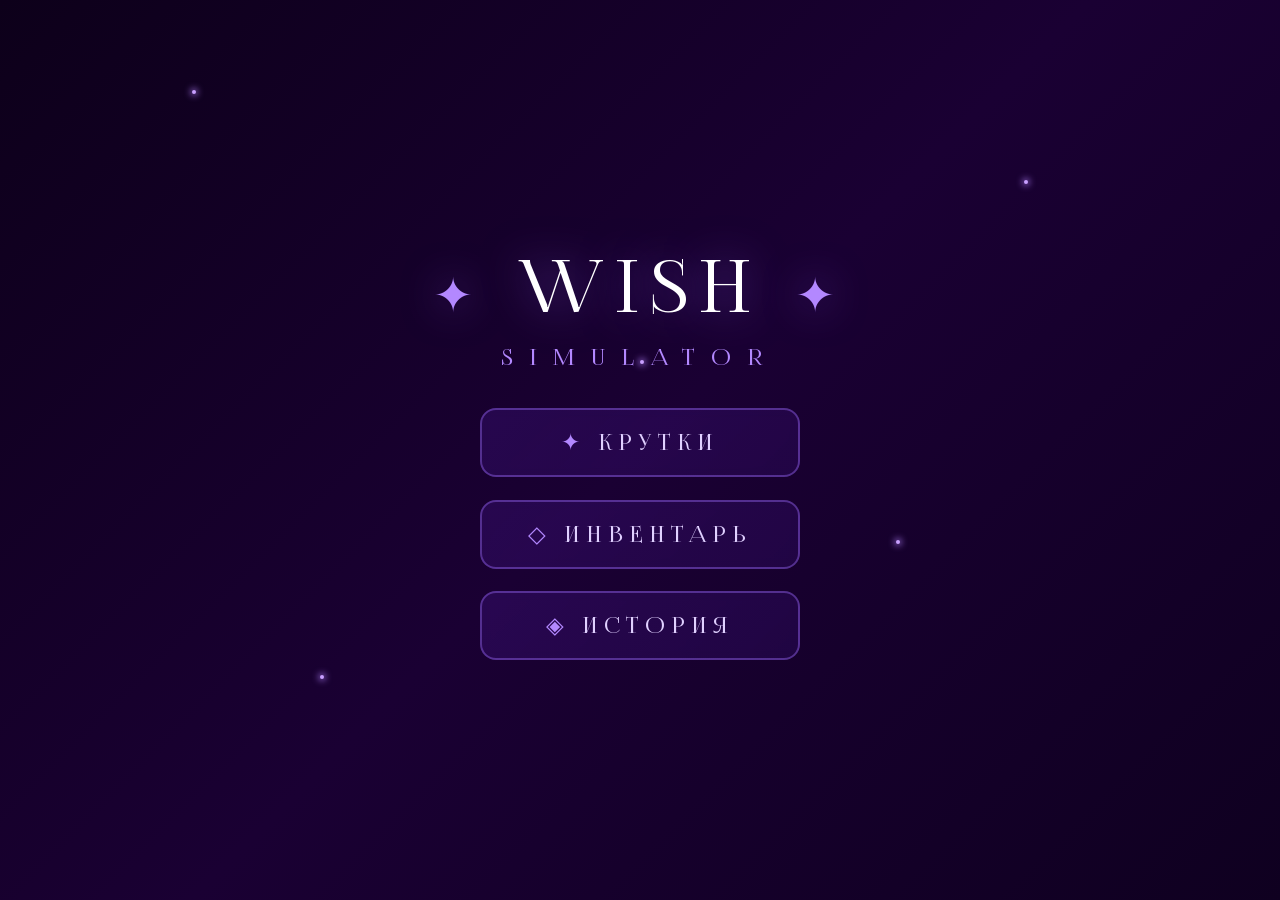
<file: index.html>
<!DOCTYPE html>
<html lang="ru">
<head>
    <meta charset="UTF-8">
    <meta name="viewport" content="width=device-width, initial-scale=1.0, maximum-scale=1.0, user-scalable=no">
    <title>Wish Simulator</title>
    <link rel="stylesheet" href="css/style.css">
    <script src="js/rotate.js"></script>
</head>
<body>
    <div class="stars-container">
        <span class="star" style="top: 10%; left: 15%;"></span>
        <span class="star" style="top: 20%; left: 80%; animation-delay: 0.5s;"></span>
        <span class="star" style="top: 60%; left: 70%; animation-delay: 1s;"></span>
        <span class="star" style="top: 75%; left: 25%; animation-delay: 1.5s;"></span>
        <span class="star" style="top: 40%; left: 50%; animation-delay: 2s;"></span>
    </div>

    <main class="main-menu">
        <div class="title-block">
            <h1 class="title">
                <span class="title-icon">✦</span> WISH <span class="title-icon">✦</span>
            </h1>
            <p class="subtitle">SIMULATOR</p>
        </div>

        <div class="menu-buttons">
            <a href="wish.html" class="menu-btn">
                <span class="btn-icon">✦</span>
                КРУТКИ
            </a>
            <a href="inventory.html" class="menu-btn">
                <span class="btn-icon">◇</span>
                ИНВЕНТАРЬ
            </a>      
            <a href="history.html" class="menu-btn">
                <span class="btn-icon">◈</span>
                ИСТОРИЯ
            </a>
            
        </div>

       
    </main>

    
</body>
</html>
</file>
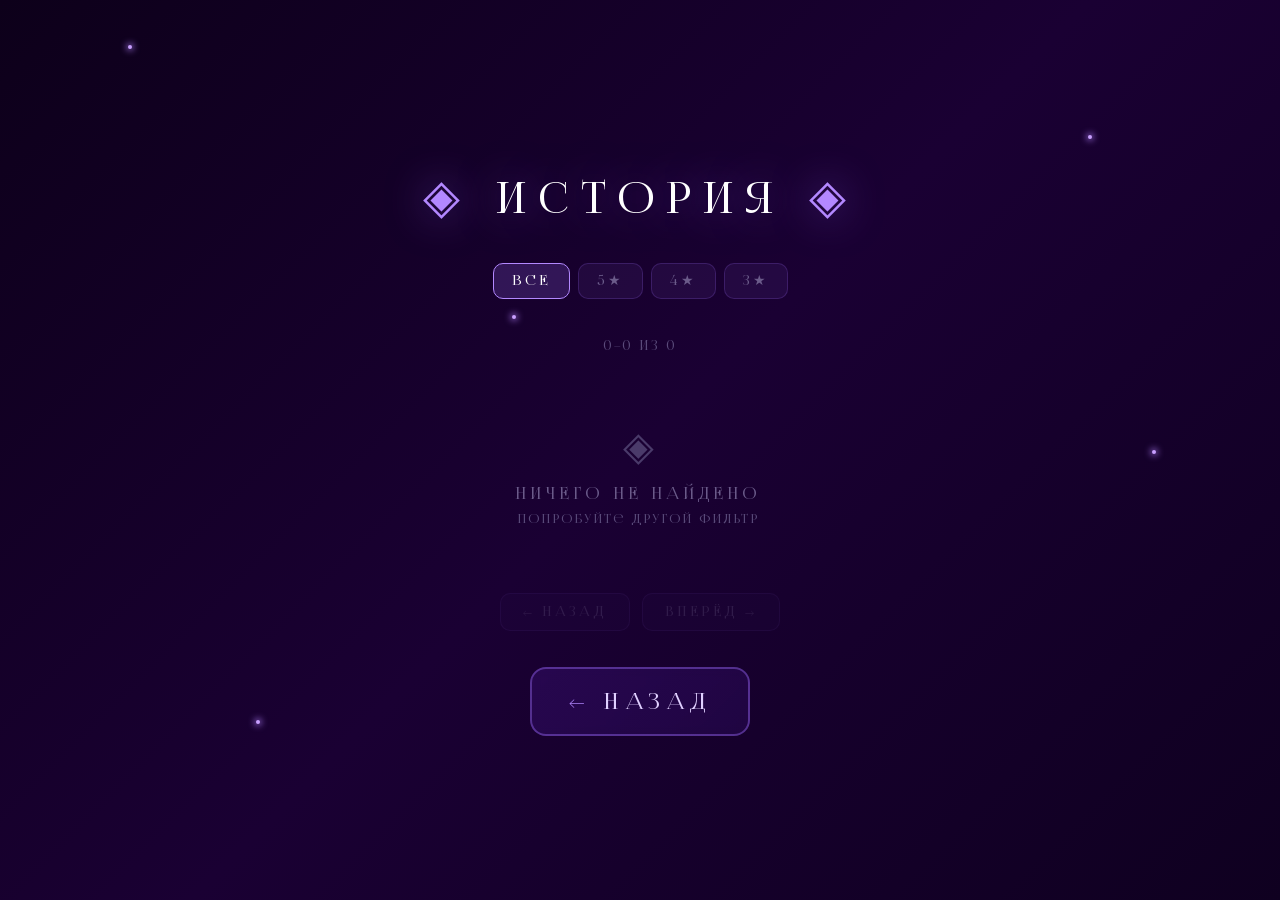
<file: history.html>
<!DOCTYPE html>
<html lang="ru">
<head>
    <meta charset="UTF-8">
    <meta name="viewport" content="width=device-width, initial-scale=1.0, maximum-scale=1.0, user-scalable=no">
    <title>История — Wish Simulator</title>
    <link rel="stylesheet" href="css/style.css">
</head>
<body>
    <div class="stars-container">
        <span class="star" style="top: 5%; left: 10%;"></span>
        <span class="star" style="top: 15%; left: 85%; animation-delay: 0.7s;"></span>
        <span class="star" style="top: 50%; left: 90%; animation-delay: 1.2s;"></span>
        <span class="star" style="top: 80%; left: 20%; animation-delay: 1.8s;"></span>
        <span class="star" style="top: 35%; left: 40%; animation-delay: 2.2s;"></span>
    </div>

    <main class="main-menu">
        <div class="title-block">
            <h1 class="title" style="font-size: clamp(28px, 5vh, 42px);">
                <span class="title-icon">◈</span> ИСТОРИЯ <span class="title-icon">◈</span>
            </h1>
        </div>

        <!-- Фильтры -->
        <div class="history-filters">
            <button class="filter-btn active" data-filter="all">ВСЕ</button>
            <button class="filter-btn" data-filter="5">5★</button>
            <button class="filter-btn" data-filter="4">4★</button>
            <button class="filter-btn" data-filter="3">3★</button>
        </div>

        <!-- Пагинация -->
        <div class="history-pagination" id="pagination">
            <span class="page-info" id="pageInfo">1–0 из 0</span>
        </div>

        <!-- Список истории -->
        <div class="history-list" id="historyList">
            <div class="empty-state">
                <span class="empty-icon">◈</span>
                <p>ИСТОРИЯ ПУСТА</p>
                <p class="empty-hint">Сделайте крутку на странице круток</p>
            </div>
        </div>

        <!-- Управление пагинацией -->
        <div class="history-nav">
            <button class="page-nav-btn" id="prevPage" disabled>← НАЗАД</button>
            <button class="page-nav-btn" id="nextPage" disabled>ВПЕРЁД →</button>
        </div>

        <a href="index.html" class="menu-btn" style="width: min(220px, 60vw); margin-top: 0;">
            <span class="btn-icon">←</span>
            НАЗАД
        </a>
    </main>

    <script src="js/storage.js"></script>
    <script>
        (function() {
            const historyList = document.getElementById('historyList');
            const pageInfo = document.getElementById('pageInfo');
            const prevBtn = document.getElementById('prevPage');
            const nextBtn = document.getElementById('nextPage');
            const filterBtns = document.querySelectorAll('.filter-btn');

            const PER_PAGE = 20;
            let currentPage = 1;
            let currentFilter = 'all';

            function renderHistory() {
                let history = Storage.getHistory();
                
                // Фильтр
                if (currentFilter !== 'all') {
                    history = history.filter(item => item.rarity === parseInt(currentFilter));
                }

                // Пагинация
                const totalItems = history.length;
                const totalPages = Math.ceil(totalItems / PER_PAGE) || 1;
                if (currentPage > totalPages) currentPage = totalPages;

                const start = (currentPage - 1) * PER_PAGE;
                const end = start + PER_PAGE;
                const pageItems = history.slice().reverse().slice(start, end);

                // Обновляем информацию
                const showing = pageItems.length > 0 ? `${start + 1}–${start + pageItems.length}` : '0–0';
                pageInfo.textContent = `${showing} из ${totalItems}`;

                // Кнопки пагинации
                prevBtn.disabled = currentPage <= 1;
                nextBtn.disabled = currentPage >= totalPages;

                // Рендер списка
                if (pageItems.length === 0) {
                    historyList.innerHTML = `
                        <div class="empty-state">
                            <span class="empty-icon">◈</span>
                            <p>НИЧЕГО НЕ НАЙДЕНО</p>
                            <p class="empty-hint">Попробуйте другой фильтр</p>
                        </div>
                    `;
                    return;
                }

                historyList.innerHTML = pageItems.map((item, index) => {
                    const date = new Date(item.date);
                    const dateStr = date.toLocaleDateString('ru-RU', {
                        day: '2-digit',
                        month: '2-digit',
                        year: '2-digit'
                    });
                    const timeStr = date.toLocaleTimeString('ru-RU', {
                        hour: '2-digit',
                        minute: '2-digit'
                    });

                    let rarityClass = 'h-rarity-3';
                    if (item.rarity === 5) rarityClass = 'h-rarity-5';
                    else if (item.rarity === 4) rarityClass = 'h-rarity-4';

                    return `
                        <div class="history-item ${rarityClass}">
                            <div class="history-number">#${totalItems - start - index}</div>
                            <div class="history-square ${rarityClass}">
                                <span>?</span>
                            </div>
                            <div class="history-info">
                                <p class="history-name">${item.name}</p>
                                <p class="history-stars">${'★'.repeat(item.rarity)}</p>
                            </div>
                            <div class="history-date">
                                <span>${dateStr}</span>
                                <span>${timeStr}</span>
                            </div>
                        </div>
                    `;
                }).join('');
            }

            // Фильтры
            filterBtns.forEach(btn => {
                btn.addEventListener('click', function() {
                    filterBtns.forEach(b => b.classList.remove('active'));
                    this.classList.add('active');
                    currentFilter = this.dataset.filter;
                    currentPage = 1;
                    renderHistory();
                });
            });

            // Пагинация
            prevBtn.addEventListener('click', function() {
                if (currentPage > 1) {
                    currentPage--;
                    renderHistory();
                }
            });

            nextBtn.addEventListener('click', function() {
                const totalItems = currentFilter === 'all' 
                    ? Storage.getHistory().length 
                    : Storage.getHistory().filter(i => i.rarity === parseInt(currentFilter)).length;
                const totalPages = Math.ceil(totalItems / PER_PAGE) || 1;
                if (currentPage < totalPages) {
                    currentPage++;
                    renderHistory();
                }
            });

            renderHistory();
        })();
    </script>
</body>
</html>
</file>
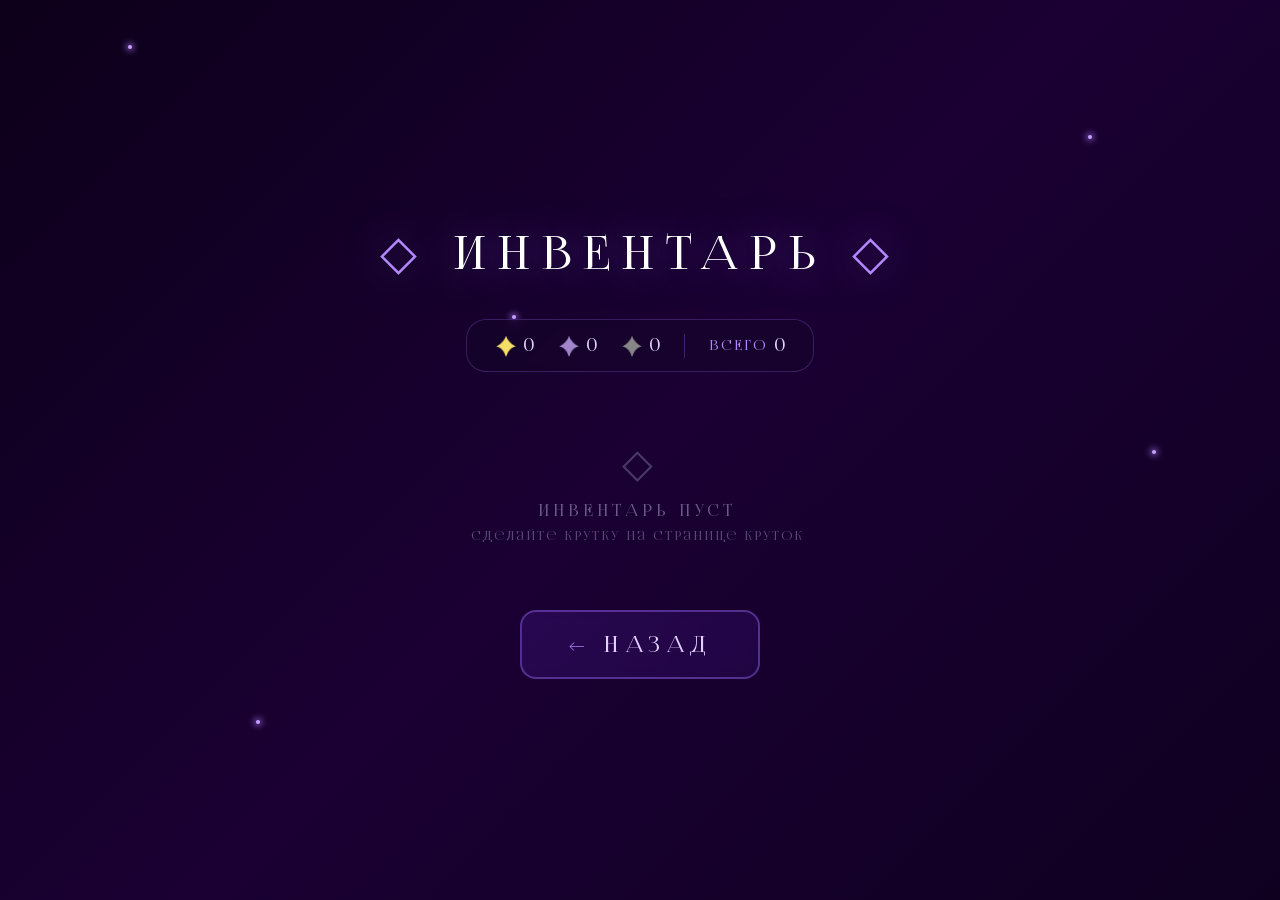
<file: inventory.html>
<!DOCTYPE html>
<html lang="ru">
<head>
    <meta charset="UTF-8">
    <meta name="viewport" content="width=device-width, initial-scale=1.0, maximum-scale=1.0, user-scalable=no">
    <title>Инвентарь — Wish Simulator</title>
    <link rel="stylesheet" href="css/style.css">
</head>
<body>
    <div class="stars-container">
        <span class="star" style="top: 5%; left: 10%;"></span>
        <span class="star" style="top: 15%; left: 85%; animation-delay: 0.7s;"></span>
        <span class="star" style="top: 50%; left: 90%; animation-delay: 1.2s;"></span>
        <span class="star" style="top: 80%; left: 20%; animation-delay: 1.8s;"></span>
        <span class="star" style="top: 35%; left: 40%; animation-delay: 2.2s;"></span>
    </div>

    <main class="main-menu">
        <div class="title-block">
            <h1 class="title" style="font-size: clamp(32px, 5vh, 48px);">
                <span class="title-icon">◇</span> ИНВЕНТАРЬ <span class="title-icon">◇</span>
            </h1>
        </div>

        <div class="stats-bar">
            <div class="stat-item">
                <img src="assets/ui/star-gold.png" alt="5★" class="stat-star">
                <span id="stat5">0</span>
            </div>
            <div class="stat-item">
                <img src="assets/ui/star-purple.png" alt="4★" class="stat-star">
                <span id="stat4">0</span>
            </div>
            <div class="stat-item">
                <img src="assets/ui/star-gray.png" alt="3★" class="stat-star">
                <span id="stat3">0</span>
            </div>
            <div class="stat-divider"></div>
            <div class="stat-item">
                <span class="stat-label">всего</span>
                <span id="statTotal">0</span>
            </div>
        </div>

        <div class="inventory-list" id="inventoryList">
            <div class="empty-state">
                <span class="empty-icon">◇</span>
                <p>ИНВЕНТАРЬ ПУСТ</p>
                <p class="empty-hint">Сделайте крутку на странице круток</p>
            </div>
        </div>

        <a href="index.html" class="menu-btn" style="width: min(240px, 70vw);">
            <span class="btn-icon">←</span>
            НАЗАД
        </a>
    </main>

    <script src="js/storage.js"></script>
    <script>
        (function() {
            const stats = Storage.getStats();
            document.getElementById('stat5').textContent = stats.fiveStar;
            document.getElementById('stat4').textContent = stats.fourStar;
            document.getElementById('stat3').textContent = stats.threeStar;
            document.getElementById('statTotal').textContent = stats.total;

            const inventory = Storage.getInventory();
            const listEl = document.getElementById('inventoryList');

            if (inventory.length > 0) {
                listEl.innerHTML = '';
                inventory.reverse().forEach(item => {
                    const card = document.createElement('div');
                    card.className = `inventory-card rarity-${item.rarity}`;
                    card.innerHTML = `
                        <span class="rarity-stars">${'★'.repeat(item.rarity)}</span>
                        <span class="item-name">${item.name}</span>
                        <span class="item-date">${new Date(item.date).toLocaleDateString()}</span>
                    `;
                    listEl.appendChild(card);
                });
            }
        })();
    </script>
</body>
</html>
</file>
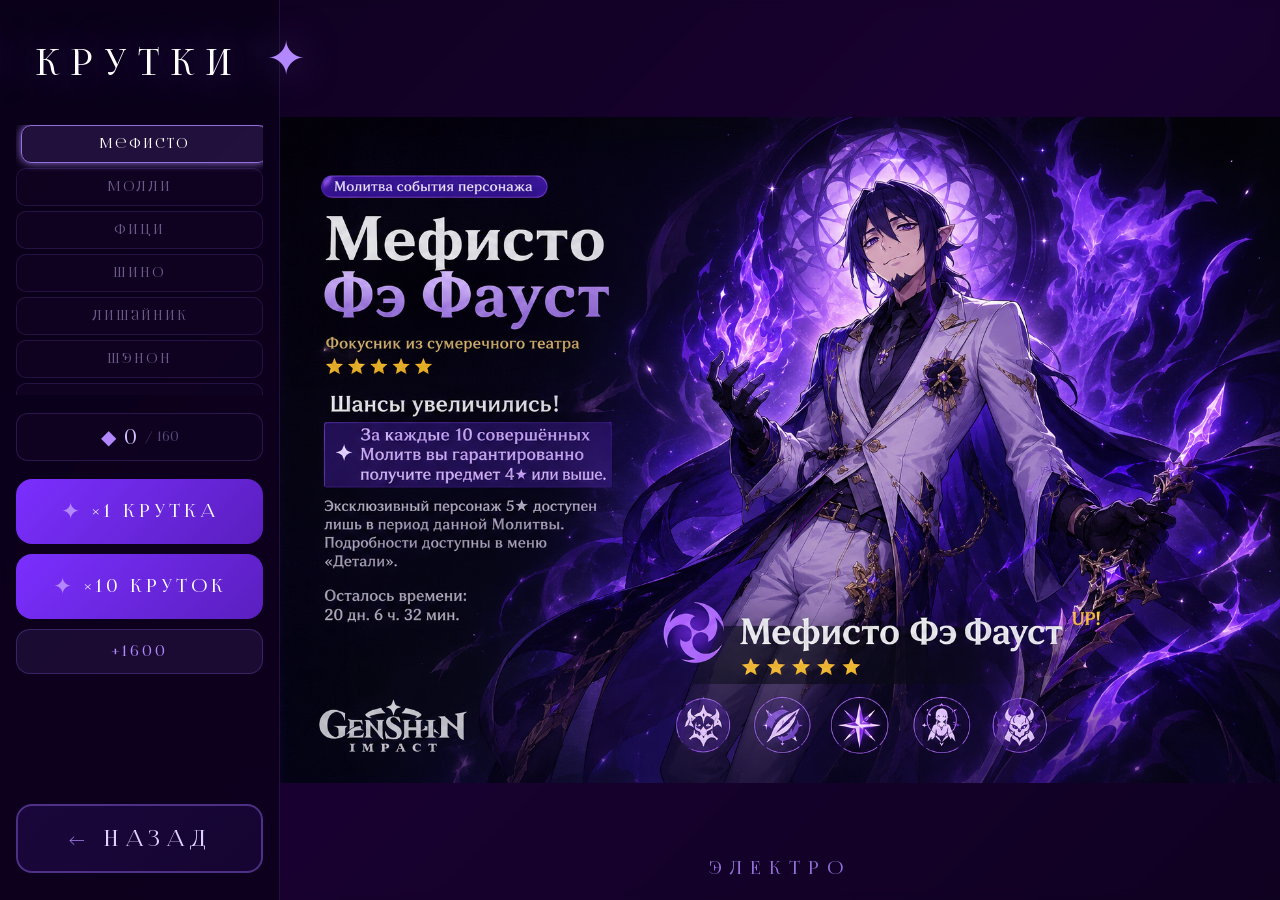
<file: wish.html>
<!DOCTYPE html>
<html lang="ru">
<head>
    <meta charset="UTF-8">
    <meta name="viewport" content="width=device-width, initial-scale=1.0, maximum-scale=1.0, user-scalable=no">
    <title>Крутки — Wish Simulator</title>
    <link rel="stylesheet" href="css/style.css">
</head>
<body>
    <div class="stars-container">
        <span class="star" style="top: 5%; left: 20%;"></span>
        <span class="star" style="top: 80%; left: 75%; animation-delay: 0.6s;"></span>
        <span class="star" style="top: 45%; left: 90%; animation-delay: 1.3s;"></span>
        <span class="star" style="top: 30%; left: 10%; animation-delay: 1.9s;"></span>
        <span class="star" style="top: 60%; left: 40%; animation-delay: 0.8s;"></span>
        <span class="star" style="top: 15%; left: 55%; animation-delay: 1.5s;"></span>
    </div>

    <!-- Оверлей анимации падающей звезды -->
    <div class="wish-animation-overlay" id="wishAnimation" style="display: none;">
        <div class="falling-star-container">
            <div class="falling-star" id="fallingStar">
                <div class="star-core">✦</div>
                <div class="star-trail"></div>
            </div>
            <div class="star-rarity-hint" id="starRarityHint"></div>
            <button class="skip-animation-btn" id="skipAnimationBtn">пропустить</button>
        </div>
    </div>

    <div class="wish-layout">
        <!-- Левая панель (десктоп) -->
        <aside class="wish-sidebar">
            <div class="title-block" style="margin-bottom: 2vh;">
                <h1 class="title" style="font-size: clamp(24px, 4vh, 36px);">
                    <span class="title-icon">✦</span> КРУТКИ <span class="title-icon">✦</span>
                </h1>
            </div>

            <div class="banner-selector banner-selector-desktop" id="bannerSelector"></div>

            <div class="gems-display">
                <span class="gems-icon">◆</span>
                <span id="gemsBalance">0</span>
                <span class="gems-cost">/ 160</span>
            </div>

            <div class="wish-buttons-col">
                <button class="wish-btn" id="wishButton">
                    <span class="btn-icon">✦</span>
                    ×1 КРУТКА
                </button>
                <button class="wish-btn" id="wish10Button">
                    <span class="btn-icon">✦</span>
                    ×10 КРУТОК
                </button>
                <button class="add-gems-btn" id="addGemsBtn">+1600</button>
            </div>

            <a href="index.html" class="menu-btn" style="width: 100%; margin-top: auto;">
                <span class="btn-icon">←</span>
                НАЗАД
            </a>
        </aside>

        <section class="wish-main">
            <div class="banner-carousel" id="bannerCarousel">
                <button class="carousel-arrow carousel-left" id="carouselLeft">←</button>
                <div class="carousel-viewport" id="carouselViewport">
                    <div class="carousel-track" id="carouselTrack"></div>
                </div>
                <button class="carousel-arrow carousel-right" id="carouselRight">→</button>
            </div>

            <div class="carousel-dots" id="carouselDots"></div>

            <div class="banner-fullscreen" id="bannerFullscreen">
                <div class="banner-character" id="charDisplay">
                    <span>?</span>
                </div>
                <p class="banner-label" id="bannerLabel">БАННЕР ПЕРСОНАЖЕЙ</p>
            </div>
        </section>
    </div>

    <div class="modal-overlay" id="resultModal" style="display: none;">
        <div class="modal-content" id="modalContent"></div>
    </div>

    <script src="js/storage.js"></script>
    <script src="js/data.js"></script>
    <script src="js/pity.js"></script>
    <style>
        /* Стили для кнопки пропуска анимации */
        /* Стили для кнопки пропуска анимации */
        .skip-animation-btn {
            position: absolute;
            bottom: -60px;
            left: 50%;
            transform: translateX(-50%);
            padding: 6px 16px;
            background: rgba(20, 5, 40, 0.6);
            border: 1px solid rgba(160, 110, 255, 0.25);
            border-radius: 20px;
            color: #8a7aae;
            font-family: 'Lighthaus', 'Segoe UI', sans-serif;
            font-size: 11px;
            letter-spacing: 2px;
            cursor: pointer;
            transition: all 0.2s ease;
            backdrop-filter: blur(4px);
            white-space: nowrap;
            z-index: 10;
        }
        
        .skip-animation-btn:hover {
            background: rgba(160, 110, 255, 0.15);
            border-color: rgba(160, 110, 255, 0.4);
            color: #c0b0e0;
        }
        
        @media (max-width: 700px) {
            .skip-animation-btn {
                bottom: -50px;
                padding: 4px 12px;
                font-size: 9px;
                letter-spacing: 1.5px;
            }
        }
        
        @keyframes skipBtnPulse {
            0%, 100% { opacity: 0.8; transform: translateX(-50%) scale(1); }
            50% { opacity: 1; transform: translateX(-50%) scale(1.03); }
        }
        
        .skip-animation-btn {
            animation: skipBtnPulse 0.8s ease-in-out infinite;
        }
        
        @media (max-width: 700px) {
            .skip-animation-btn {
                bottom: -50px;
                padding: 8px 18px;
                font-size: 11px;
                letter-spacing: 2px;
            }
        }
    </style>
    <script>
        (function() {
            // DOM элементы
            const wishBtn = document.getElementById('wishButton');
            const wish10Btn = document.getElementById('wish10Button');
            const addGemsBtn = document.getElementById('addGemsBtn');
            const gemsBalance = document.getElementById('gemsBalance');
            const modal = document.getElementById('resultModal');
            const modalContent = document.getElementById('modalContent');
            const bannerSelector = document.getElementById('bannerSelector');
            const bannerLabel = document.getElementById('bannerLabel');
            const charDisplay = document.getElementById('charDisplay');
            const carouselTrack = document.getElementById('carouselTrack');
            const carouselDots = document.getElementById('carouselDots');
            const carouselLeft = document.getElementById('carouselLeft');
            const carouselRight = document.getElementById('carouselRight');

            // Элементы анимации
            const wishAnimation = document.getElementById('wishAnimation');
            const fallingStar = document.getElementById('fallingStar');
            const starRarityHint = document.getElementById('starRarityHint');
            const skipAnimationBtn = document.getElementById('skipAnimationBtn');

            let carouselIndex = 0;
            let isAnimating = false;
            let animationTimeout = null;
            let currentStepResolve = null;
            let shouldSkipAll = false;
            let cachedResults = null;
            let isMultiWish = false;

            // Полная отмена текущей анимации
            function abortCurrentAnimation() {
                if (animationTimeout) {
                    clearTimeout(animationTimeout);
                    animationTimeout = null;
                }
                if (currentStepResolve) {
                    currentStepResolve();
                    currentStepResolve = null;
                }
                wishAnimation.style.display = 'none';
            }

            // Анимация одной звезды (с возможностью полного пропуска)
            function animateSingleStar(rarity, isMulti = false) {
                return new Promise((resolve) => {
                    if (shouldSkipAll) {
                        resolve();
                        return;
                    }
                    
                    let starColor, trailColor, glowColor, rarityText;
                    switch(rarity) {
                        case 5:
                            starColor = '#ffd700';
                            trailColor = '#ffaa00';
                            glowColor = 'rgba(255, 215, 0, 0.8)';
                            rarityText = '★★★★★';
                            break;
                        case 4:
                            starColor = '#c9a0ff';
                            trailColor = '#9b59b6';
                            glowColor = 'rgba(201, 160, 255, 0.8)';
                            rarityText = '★★★★';
                            break;
                        default:
                            starColor = '#8090b0';
                            trailColor = '#5a6a8a';
                            glowColor = 'rgba(128, 144, 176, 0.6)';
                            rarityText = '★★★';
                    }
                    
                    fallingStar.style.setProperty('--star-color', starColor);
                    fallingStar.style.setProperty('--trail-color', trailColor);
                    fallingStar.style.setProperty('--glow-color', glowColor);
                    
                    starRarityHint.textContent = rarityText;
                    starRarityHint.style.color = starColor;
                    starRarityHint.style.textShadow = `0 0 15px ${starColor}`;
                    
                    fallingStar.style.animation = 'none';
                    fallingStar.offsetHeight;
                    fallingStar.style.animation = `starFall ${isMulti ? 1.2 : 0.9}s cubic-bezier(0.4, 0, 0.2, 1) forwards`;
                    
                    if (rarity === 5 && navigator.vibrate) {
                        navigator.vibrate(100);
                    }
                    
                    currentStepResolve = resolve;
                    const duration = isMulti ? 1200 : 900;
                    animationTimeout = setTimeout(() => {
                        animationTimeout = null;
                        if (currentStepResolve === resolve) {
                            currentStepResolve = null;
                            resolve();
                        }
                    }, duration);
                });
            }

            // Эффект взрыва для 5★
            function createParticleExplosion() {
                const colors = ['#ffd700', '#ffed4e', '#ffaa00', '#ffcc33', '#ffe066'];
                for (let i = 0; i < 60; i++) {
                    const particle = document.createElement('span');
                    particle.innerHTML = Math.random() > 0.5 ? '✦' : '◇';
                    particle.style.position = 'fixed';
                    particle.style.left = '50%';
                    particle.style.top = '50%';
                    particle.style.fontSize = `${Math.random() * 24 + 12}px`;
                    particle.style.color = colors[Math.floor(Math.random() * colors.length)];
                    particle.style.pointerEvents = 'none';
                    particle.style.zIndex = '300';
                    particle.style.opacity = '1';
                    particle.style.filter = `drop-shadow(0 0 ${Math.random() * 8 + 2}px gold)`;
                    
                    const angle = Math.random() * Math.PI * 2;
                    const distance = Math.random() * 250 + 80;
                    const tx = Math.cos(angle) * distance;
                    const ty = Math.sin(angle) * distance;
                    const rotation = Math.random() * 720 - 360;
                    
                    document.body.appendChild(particle);
                    
                    particle.animate([
                        { transform: 'translate(-50%, -50%) rotate(0deg) scale(1)', opacity: 1 },
                        { transform: `translate(calc(-50% + ${tx}px), calc(-50% + ${ty}px)) rotate(${rotation}deg) scale(0)`, opacity: 0 }
                    ], {
                        duration: 800,
                        easing: 'cubic-bezier(0.2, 0.9, 0.4, 1)',
                        delay: Math.random() * 100
                    }).onfinish = () => particle.remove();
                }
                
                const flash = document.createElement('div');
                flash.style.position = 'fixed';
                flash.style.top = '0';
                flash.style.left = '0';
                flash.style.width = '100%';
                flash.style.height = '100%';
                flash.style.backgroundColor = 'rgba(255, 215, 0, 0.3)';
                flash.style.pointerEvents = 'none';
                flash.style.zIndex = '299';
                flash.style.animation = 'flashFade 0.4s ease-out forwards';
                document.body.appendChild(flash);
                setTimeout(() => flash.remove(), 400);
            }

            // Показать результат одиночной крутки
            function showSingleResult(char) {
                let rarityClass = 'rarity-3';
                let rarityLabel = '★★★';
                
                if (char.rarity === 5) {
                    rarityClass = 'rarity-5';
                    rarityLabel = '★★★★★';
                    createParticleExplosion();
                } else if (char.rarity === 4) {
                    rarityClass = 'rarity-4';
                    rarityLabel = '★★★★';
                }

               
                modalContent.innerHTML = `
                    <div class="result-card ${rarityClass} result-reveal">
                        <div class="result-flash"></div>
                        <p class="result-name">${char.name}</p>
                        <p class="result-stars">${rarityLabel}</p>
                    </div>
                `;

                modal.style.display = 'flex';
                
                setTimeout(() => {
                    const flash = modalContent.querySelector('.result-flash');
                    if (flash) flash.classList.add('active');
                }, 50);

                modal.onclick = function(e) {
                    if (e.target === modal) {
                        modal.style.display = 'none';
                        updateUI();
                    }
                };
            }

            // Показать мульти-результат (все 10)
            function showMultiResult(results) {
                const hasFiveStar = results.some(r => r.rarity === 5);
                const hasFourStar = results.some(r => r.rarity === 4);
                
                let wrapperClass = 'rarity-3';
                if (hasFiveStar) {
                    wrapperClass = 'rarity-5';
                    createParticleExplosion();
                } else if (hasFourStar) {
                    wrapperClass = 'rarity-4';
                }

                const itemsHTML = results.map((char, idx) => {
                    let itemClass = '';
                    if (char.rarity === 5) itemClass = 'five-star-item';
                    else if (char.rarity === 4) itemClass = 'four-star-item';
                    
                    return `
                        <div class="multi-item ${itemClass}" style="animation: revealResult 0.2s ease-out ${idx * 50}ms both;">
                            <p class="multi-name">${char.name.length > 12 ? char.name.slice(0, 10) + '…' : char.name}</p>
                            <p class="multi-stars">${'★'.repeat(char.rarity)}</p>
                        </div>
                    `;
                }).join('');

                modalContent.innerHTML = `
                    <div class="result-card multi ${wrapperClass} result-reveal">
                        <div class="result-flash"></div>
                        <h3 class="multi-title">РЕЗУЛЬТАТЫ ×10</h3>
                        <div class="multi-grid">
                            ${itemsHTML}
                        </div>
                        <button class="multi-close-btn" id="closeMultiBtn">ЗАКРЫТЬ</button>
                    </div>
                `;

                modal.style.display = 'flex';
                
                setTimeout(() => {
                    const flash = modalContent.querySelector('.result-flash');
                    if (flash) flash.classList.add('active');
                }, 50);

                const closeBtn = document.getElementById('closeMultiBtn');
                if (closeBtn) {
                    closeBtn.addEventListener('click', function() {
                        modal.style.display = 'none';
                        updateUI();
                    });
                }

                modal.onclick = function(e) {
                    if (e.target === modal) {
                        modal.style.display = 'none';
                        updateUI();
                    }
                };
            }

            // Полный пропуск всей анимации
            function skipAllAnimation() {
                if (!isAnimating) return;
                
                shouldSkipAll = true;
                abortCurrentAnimation();
                wishAnimation.style.display = 'none';
                
                if (cachedResults) {
                    if (isMultiWish) {
                        showMultiResult(cachedResults);
                    } else {
                        showSingleResult(cachedResults);
                    }
                    cachedResults = null;
                }
                
                shouldSkipAll = false;
                isAnimating = false;
                isMultiWish = false;
            }

            // Одиночная крутка с анимацией
            async function performSingleWish() {
                const data = Storage.getData();
                if (data.primogems < WISH_COST) {
                    alert('Недостаточно примогемов! Нужно ' + WISH_COST);
                    return false;
                }

                Storage.spendGems(WISH_COST);
                updateUI();
                
                const result = Pity.performWish();
                cachedResults = result;
                isMultiWish = false;
                
                wishAnimation.style.display = 'flex';
                await animateSingleStar(result.rarity, false);
                
                if (!shouldSkipAll) {
                    wishAnimation.style.display = 'none';
                    showSingleResult(result);
                }
                
                cachedResults = null;
                return true;
            }

            // Мульти-крутка с анимацией
            async function performMultiWish() {
                const data = Storage.getData();
                const cost = WISH_COST * 10;
                
                if (data.primogems < cost) {
                    alert('Недостаточно примогемов! Нужно ' + cost);
                    return false;
                }

                Storage.spendGems(cost);
                updateUI();
                
                const results = [];
                for (let i = 0; i < 10; i++) {
                    results.push(Pity.performWish());
                }
                cachedResults = results;
                isMultiWish = true;
                
                wishAnimation.style.display = 'flex';
                
                // Показываем анимации по очереди, но с возможностью полного пропуска
                for (let i = 0; i < results.length; i++) {
                    if (shouldSkipAll) break;
                    await animateSingleStar(results[i].rarity, true);
                    if (i < results.length - 1 && !shouldSkipAll) {
                        await new Promise(r => setTimeout(r, 120));
                    }
                }
                
                if (!shouldSkipAll) {
                    wishAnimation.style.display = 'none';
                    showMultiResult(results);
                }
                
                cachedResults = null;
                return true;
            }

            // ========== БАННЕРЫ И ИНТЕРФЕЙС ==========

            function renderBannerSelector() {
                bannerSelector.innerHTML = BANNERS.map(banner => {
                    const active = banner.id === currentBanner.id ? ' active' : '';
                    return `
                        <button class="banner-select-btn${active}" 
                                data-id="${banner.id}" 
                                style="--accent: ${banner.color}">
                            ${banner.fiveStar.name}
                        </button>
                    `;
                }).join('');

                bannerSelector.querySelectorAll('.banner-select-btn').forEach(btn => {
                    btn.addEventListener('click', function() {
                        if (isAnimating) return;
                        const id = parseInt(this.dataset.id);
                        currentBanner = BANNERS.find(b => b.id === id);
                        carouselIndex = BANNERS.indexOf(currentBanner);
                        updateBannerDisplay();
                        renderBannerSelector();
                        renderCarousel();
                    });
                });

                renderCarousel();
            }

            function renderCarousel() {
                carouselTrack.innerHTML = BANNERS.map((banner, index) => {
                    const active = index === carouselIndex ? ' active' : '';
                    return `
                        <div class="carousel-card${active}" 
                             data-index="${index}" 
                             style="--accent: ${banner.color}">
                            <div class="carousel-card-square">
                                <img src="${banner.fiveStar.img}" alt="${banner.fiveStar.name}" style="width:100%;height:100%;object-fit:contain;">
                            </div>
                            <p class="carousel-card-name">${banner.fiveStar.name}</p>
                        </div>
                    `;
                }).join('');

                carouselDots.innerHTML = BANNERS.map((_, index) => {
                    const active = index === carouselIndex ? ' active' : '';
                    return `<span class="carousel-dot${active}" data-index="${index}"></span>`;
                }).join('');

                carouselDots.querySelectorAll('.carousel-dot').forEach(dot => {
                    dot.addEventListener('click', function() {
                        if (isAnimating) return;
                        carouselIndex = parseInt(this.dataset.index);
                        selectBannerByIndex(carouselIndex);
                    });
                });

                const activeCard = carouselTrack.querySelector('.carousel-card.active');
                if (activeCard) {
                    activeCard.scrollIntoView({ behavior: 'smooth', inline: 'center', block: 'nearest' });
                }

                carouselLeft.style.opacity = carouselIndex === 0 ? '0.3' : '1';
                carouselRight.style.opacity = carouselIndex === BANNERS.length - 1 ? '0.3' : '1';
            }

            function selectBannerByIndex(index) {
                if (isAnimating) return;
                carouselIndex = index;
                currentBanner = BANNERS[index];
                updateBannerDisplay();
                renderBannerSelector();
                renderCarousel();
            }

            carouselLeft.addEventListener('click', function() {
                if (isAnimating) return;
                if (carouselIndex > 0) {
                    carouselIndex--;
                    selectBannerByIndex(carouselIndex);
                }
            });

            carouselRight.addEventListener('click', function() {
                if (isAnimating) return;
                if (carouselIndex < BANNERS.length - 1) {
                    carouselIndex++;
                    selectBannerByIndex(carouselIndex);
                }
            });

            function updateBannerDisplay() {
                bannerLabel.textContent = currentBanner.name.toUpperCase();
                bannerLabel.style.color = currentBanner.color;
                charDisplay.innerHTML = `<img src="${currentBanner.fiveStar.img}" alt="${currentBanner.fiveStar.name}" style="width:100%;height:100%;object-fit:contain;">`;
            }

            function updateUI() {
                const data = Storage.getData();
                gemsBalance.textContent = data.primogems;
            }

            // ========== ОБРАБОТЧИКИ КНОПОК ==========

            addGemsBtn.addEventListener('click', function() {
                if (isAnimating) return;
                Storage.addGems(1600);
                updateUI();
            });

            skipAnimationBtn.addEventListener('click', function() {
                skipAllAnimation();
            });

            wishBtn.addEventListener('click', async function() {
                if (isAnimating) return;
                isAnimating = true;
                shouldSkipAll = false;
                await performSingleWish();
                isAnimating = false;
            });

            wish10Btn.addEventListener('click', async function() {
                if (isAnimating) return;
                isAnimating = true;
                shouldSkipAll = false;
                await performMultiWish();
                isAnimating = false;
            });

            // ========== ИНИЦИАЛИЗАЦИЯ ==========
            
            renderBannerSelector();
            updateBannerDisplay();
            updateUI();
        })();
    </script>
</body>
</html>
</file>
<file: css/style.css>
@font-face {
    font-family: 'Lighthaus';
    src: url('../assets/fonts/Lighthaus.ttf') format('truetype');
    font-weight: normal;
    font-style: normal;
    font-display: swap;
}

* {
    margin: 0;
    padding: 0;
    box-sizing: border-box;
}

body {
    background: linear-gradient(135deg, #0d001a 0%, #1a0033 50%, #0f0020 100%);
    height: 100vh;
    height: 100dvh;
    display: flex;
    justify-content: center;
    align-items: center;
    font-family: 'Lighthaus', 'Segoe UI', 'Helvetica Neue', Arial, sans-serif;
    color: #ffffff;
    overflow: hidden;
}

/* Звёздочки на фоне */
.stars-container {
    position: fixed;
    top: 0;
    left: 0;
    width: 100%;
    height: 100%;
    pointer-events: none;
    z-index: 0;
}

.star {
    position: absolute;
    display: block;
    width: 4px;
    height: 4px;
    background: #c9a0ff;
    border-radius: 50%;
    box-shadow: 0 0 6px 2px rgba(180, 130, 255, 0.6);
    animation: twinkle 3s ease-in-out infinite;
}

@keyframes twinkle {
    0%, 100% { opacity: 0.2; transform: scale(1); }
    50% { opacity: 1; transform: scale(1.6); }
}

/* Основное меню (для index, inventory, history) */
.main-menu {
    position: relative;
    z-index: 1;
    text-align: center;
    padding: 4vh 40px;
    max-height: 100vh;
    max-height: 100dvh;
    display: flex;
    flex-direction: column;
    justify-content: center;
    align-items: center;
    gap: 4vh;
}

/* Заголовок */
.title-block {
    margin-bottom: 0;
}

.title {
    font-size: clamp(40px, 8vh, 72px);
    font-weight: 200;
    letter-spacing: 12px;
    color: #ffffff;
    text-shadow: 0 0 40px rgba(150, 100, 255, 0.5);
    white-space: nowrap;
    animation: titleGlow 4s ease-in-out infinite;
}

@keyframes titleGlow {
    0%, 100% { text-shadow: 0 0 40px rgba(150, 100, 255, 0.5); }
    50% { text-shadow: 0 0 60px rgba(150, 100, 255, 0.8), 0 0 20px rgba(180, 130, 255, 0.4); }
}

.title-icon {
    color: #b388ff;
    font-size: clamp(32px, 6vh, 48px);
    display: inline-block;
    animation: iconFloat 3s ease-in-out infinite;
}

@keyframes iconFloat {
    0%, 100% { transform: translateY(0px); opacity: 0.7; }
    50% { transform: translateY(-5px); opacity: 1; }
}

.subtitle {
    font-size: clamp(16px, 2.5vh, 22px);
    font-weight: 300;
    letter-spacing: 16px;
    color: #b388ff;
    margin-top: 1vh;
    opacity: 0;
    animation: fadeInUp 0.8s ease-out 0.2s forwards;
}

@keyframes fadeInUp {
    from {
        opacity: 0;
        transform: translateY(20px);
    }
    to {
        opacity: 1;
        transform: translateY(0);
    }
}

/* Кнопки меню */
.menu-buttons {
    display: flex;
    flex-direction: column;
    align-items: center;
    gap: clamp(16px, 2.5vh, 24px);
    margin-bottom: 0;
}

.menu-btn {
    display: flex;
    align-items: center;
    justify-content: center;
    gap: 12px;
    width: min(320px, 80vw);
    padding: clamp(14px, 2vh, 20px) 0;
    background: linear-gradient(135deg, rgba(123, 47, 255, 0.15) 0%, rgba(90, 31, 191, 0.15) 100%);
    border: 2px solid rgba(160, 110, 255, 0.4);
    border-radius: 16px;
    color: #e0d0ff;
    font-size: clamp(16px, 2.5vh, 22px);
    font-weight: 400;
    letter-spacing: 6px;
    text-decoration: none;
    transition: all 0.4s cubic-bezier(0.2, 0.9, 0.4, 1.1);
    backdrop-filter: blur(4px);
    cursor: pointer;
    position: relative;
    overflow: hidden;
}

.menu-btn::before {
    content: '';
    position: absolute;
    top: 50%;
    left: 50%;
    width: 0;
    height: 0;
    border-radius: 50%;
    background: rgba(160, 110, 255, 0.2);
    transform: translate(-50%, -50%);
    transition: width 0.6s ease, height 0.6s ease;
}

.menu-btn:hover::before {
    width: 300px;
    height: 300px;
}

.menu-btn:hover {
    background: linear-gradient(135deg, rgba(123, 47, 255, 0.3) 0%, rgba(90, 31, 191, 0.3) 100%);
    border-color: #b388ff;
    box-shadow: 0 0 30px rgba(140, 90, 255, 0.4), inset 0 0 20px rgba(140, 90, 255, 0.1);
    transform: translateY(-3px) scale(1.02);
    color: #ffffff;
}

.menu-btn:active {
    transform: translateY(0) scale(0.98);
    transition-duration: 0.1s;
}

.btn-icon {
    font-size: clamp(18px, 2.5vh, 24px);
    color: #b388ff;
    transition: transform 0.3s ease;
}

.menu-btn:hover .btn-icon {
    transform: scale(1.1);
}

/* Счётчик валюты */
.currency-display {
    display: inline-flex;
    align-items: center;
    justify-content: center;
    gap: 10px;
    padding: clamp(10px, 1.5vh, 14px) clamp(24px, 6vw, 32px);
    background: rgba(20, 5, 40, 0.5);
    border: 1px solid rgba(160, 110, 255, 0.25);
    border-radius: 30px;
    font-size: clamp(18px, 2.5vh, 24px);
    font-weight: 300;
    letter-spacing: 3px;
    color: #d4c0ff;
    backdrop-filter: blur(4px);
    transition: all 0.3s ease;
}

.currency-display:hover {
    border-color: rgba(160, 110, 255, 0.4);
    box-shadow: 0 0 15px rgba(140, 90, 255, 0.2);
}

.currency-icon {
    color: #b388ff;
    font-size: clamp(16px, 2vh, 20px);
}

.currency-amount {
    color: #ffffff;
}

/* ========== ДВУХКОЛОНОЧНЫЙ МАКЕТ (КРУТКИ) ========== */

.wish-layout {
    position: relative;
    z-index: 1;
    display: flex;
    width: 100vw;
    height: 100vh;
    height: 100dvh;
}

/* Левая панель */
.wish-sidebar {
    width: min(300px, 35vw);
    min-width: 240px;
    display: flex;
    flex-direction: column;
    align-items: center;
    justify-content: center;
    gap: 2.5vh;
    padding: 4vh 20px;
    background: rgba(10, 0, 25, 0.6);
    border-right: 1px solid rgba(160, 110, 255, 0.15);
    z-index: 2;
    backdrop-filter: blur(8px);
    animation: slideInLeft 0.5s ease-out;
}

@keyframes slideInLeft {
    from {
        opacity: 0;
        transform: translateX(-30px);
    }
    to {
        opacity: 1;
        transform: translateX(0);
    }
}

/* Правая часть — баннер */
.wish-main {
    flex: 1;
    display: flex;
    align-items: center;
    justify-content: center;
    padding: 4vh;
    animation: fadeInScale 0.6s ease-out 0.1s both;
}

@keyframes fadeInScale {
    from {
        opacity: 0;
        transform: scale(0.97);
    }
    to {
        opacity: 1;
        transform: scale(1);
    }
}

.banner-fullscreen {
    width: min(600px, 80%);
    height: min(700px, 85vh);
    display: flex;
    flex-direction: column;
    align-items: center;
    justify-content: center;
    gap: 20px;
    background: rgba(20, 5, 40, 0.3);
    border: 2px solid rgba(160, 110, 255, 0.25);
    border-radius: 24px;
    transition: all 0.5s cubic-bezier(0.2, 0.9, 0.4, 1.1);
    backdrop-filter: blur(4px);
}

.banner-fullscreen:hover {
    border-color: rgba(160, 110, 255, 0.45);
    box-shadow: 0 0 30px rgba(140, 90, 255, 0.2);
}

.banner-character {
    width: min(300px, 55%);
    height: min(500px, 65%);
    background: transparent;
    border: none;
    border-radius: 0;
    display: flex;
    align-items: center;
    justify-content: center;
    transition: all 0.5s cubic-bezier(0.2, 0.9, 0.4, 1.1);
}

.banner-label {
    font-size: 16px;
    letter-spacing: 6px;
    transition: all 0.4s ease;
}

/* Кнопки выбора баннера (вертикально в боковой панели) */
.wish-sidebar .banner-selector {
    display: flex;
    flex-direction: column;
    gap: 5px;
    width: 100%;
    max-height: 30vh;
    overflow-y: auto;
}

.wish-sidebar .banner-selector::-webkit-scrollbar {
    width: 2px;
}

.wish-sidebar .banner-selector::-webkit-scrollbar-thumb {
    background: rgba(160, 110, 255, 0.2);
    border-radius: 2px;
}

.banner-select-btn {
    padding: 10px 14px;
    background: rgba(20, 5, 40, 0.4);
    border: 1px solid rgba(160, 110, 255, 0.15);
    border-radius: 10px;
    color: #6b5b8a;
    font-family: inherit;
    font-size: 13px;
    letter-spacing: 2px;
    cursor: pointer;
    transition: all 0.3s cubic-bezier(0.2, 0.9, 0.4, 1.1);
    text-align: center;
    width: 100%;
}

.banner-select-btn:hover {
    background: rgba(160, 110, 255, 0.1);
    border-color: var(--accent);
    color: #c0b0d0;
    transform: translateX(5px);
}

.banner-select-btn.active {
    background: rgba(160, 110, 255, 0.15);
    border-color: var(--accent);
    color: #ffffff;
    box-shadow: 0 0 10px var(--accent);
    transform: translateX(5px);
}

/* Кнопки круток (вертикально) */
.wish-buttons-col {
    display: flex;
    flex-direction: column;
    gap: 10px;
    width: 100%;
}

.wish-btn {
    width: 100%;
    padding: clamp(14px, 2vh, 20px) 0;
    background: linear-gradient(135deg, #7b2fff, #5a1fbf);
    border: none;
    border-radius: 16px;
    color: #ffffff;
    font-family: inherit;
    font-size: clamp(16px, 2vh, 20px);
    font-weight: 400;
    letter-spacing: 4px;
    cursor: pointer;
    transition: all 0.3s cubic-bezier(0.2, 0.9, 0.4, 1.1);
    display: flex;
    align-items: center;
    justify-content: center;
    gap: 8px;
    position: relative;
    overflow: hidden;
}

.wish-btn::before {
    content: '';
    position: absolute;
    top: 0;
    left: -100%;
    width: 100%;
    height: 100%;
    background: linear-gradient(90deg, transparent, rgba(255, 255, 255, 0.2), transparent);
    transition: left 0.5s ease;
}

.wish-btn:hover::before {
    left: 100%;
}

.wish-btn:hover {
    box-shadow: 0 0 30px rgba(140, 90, 255, 0.5);
    transform: translateY(-2px) scale(1.02);
}

.wish-btn:active {
    transform: translateY(0) scale(0.98);
    transition-duration: 0.1s;
}

.wish-btn:disabled {
    opacity: 0.4;
    cursor: not-allowed;
    transform: none;
    box-shadow: none;
}

/* Кнопка +1600 */
.add-gems-btn {
    width: 100%;
    padding: 12px 0;
    background: rgba(160, 110, 255, 0.1);
    border: 1px solid rgba(160, 110, 255, 0.25);
    border-radius: 14px;
    color: #b388ff;
    font-family: inherit;
    font-size: 15px;
    font-weight: 400;
    letter-spacing: 3px;
    cursor: pointer;
    transition: all 0.3s cubic-bezier(0.2, 0.9, 0.4, 1.1);
}

.add-gems-btn:hover {
    background: rgba(160, 110, 255, 0.2);
    border-color: #b388ff;
    box-shadow: 0 0 16px rgba(140, 90, 255, 0.3);
    transform: translateY(-2px) scale(1.02);
}

.add-gems-btn:active {
    transform: translateY(0) scale(0.98);
    transition-duration: 0.1s;
}

/* Баланс в боковой панели */
.wish-sidebar .gems-display {
    display: flex;
    align-items: center;
    justify-content: center;
    gap: 8px;
    font-size: 20px;
    color: #d4c0ff;
    padding: 10px 0;
    width: 100%;
    background: rgba(20, 5, 40, 0.4);
    border: 1px solid rgba(160, 110, 255, 0.2);
    border-radius: 12px;
    transition: all 0.3s ease;
}

.wish-sidebar .gems-display:hover {
    border-color: rgba(160, 110, 255, 0.4);
    box-shadow: 0 0 10px rgba(140, 90, 255, 0.15);
}

.gems-icon {
    color: #b388ff;
}

.gems-cost {
    color: #5a4a7a;
    font-size: 14px;
}

/* ========== ИНВЕНТАРЬ ========== */

.stats-bar {
    display: flex;
    align-items: center;
    justify-content: center;
    gap: clamp(16px, 3vw, 24px);
    padding: clamp(10px, 1.5vh, 14px) clamp(16px, 4vw, 28px);
    background: rgba(20, 5, 40, 0.5);
    border: 1px solid rgba(160, 110, 255, 0.25);
    border-radius: 20px;
    flex-wrap: wrap;
    backdrop-filter: blur(4px);
    animation: fadeInUp 0.5s ease-out;
}

.stat-item {
    display: flex;
    align-items: center;
    gap: 6px;
    font-size: clamp(16px, 2vh, 20px);
    color: #e0d0ff;
}

.stat-star {
    width: 22px;
    height: 22px;
    image-rendering: crisp-edges;
}

.stat-divider {
    width: 1px;
    height: 24px;
    background: rgba(160, 110, 255, 0.3);
}

.stat-label {
    font-size: clamp(12px, 1.5vh, 14px);
    color: #b388ff;
    text-transform: uppercase;
    letter-spacing: 2px;
}

.inventory-list {
    width: min(400px, 85vw);
    max-height: 40vh;
    max-height: 40dvh;
    overflow-y: auto;
    display: flex;
    flex-direction: column;
    gap: 8px;
    padding-right: 6px;
}

.inventory-list::-webkit-scrollbar {
    width: 3px;
}

.inventory-list::-webkit-scrollbar-track {
    background: transparent;
}

.inventory-list::-webkit-scrollbar-thumb {
    background: rgba(160, 110, 255, 0.3);
    border-radius: 3px;
}

.empty-state {
    text-align: center;
    padding: 30px 20px;
    color: #6b5b8a;
    animation: fadeInScale 0.5s ease-out;
}

.empty-icon {
    font-size: 40px;
    color: #4a3a6a;
    display: block;
    margin-bottom: 12px;
}

.empty-state p {
    font-size: 16px;
    font-weight: 300;
    letter-spacing: 4px;
    margin: 0;
}

.empty-hint {
    font-size: 12px !important;
    letter-spacing: 2px !important;
    margin-top: 8px !important;
    color: #5a4a7a !important;
}

.inventory-card {
    display: flex;
    align-items: center;
    gap: 12px;
    padding: 12px 18px;
    background: rgba(20, 5, 40, 0.4);
    border: 1px solid rgba(160, 110, 255, 0.15);
    border-radius: 12px;
    transition: all 0.3s cubic-bezier(0.2, 0.9, 0.4, 1.1);
    animation: fadeInScale 0.3s ease-out backwards;
    animation-delay: calc(var(--index, 0) * 0.03s);
}

.inventory-card:hover {
    transform: translateX(5px) scale(1.01);
    border-color: rgba(160, 110, 255, 0.3);
    background: rgba(20, 5, 40, 0.6);
}

.inventory-card.rarity-5 {
    border-color: rgba(255, 215, 0, 0.4);
    background: rgba(40, 30, 10, 0.3);
    box-shadow: 0 0 12px rgba(255, 215, 0, 0.1);
}

.inventory-card.rarity-4 {
    border-color: rgba(180, 130, 255, 0.3);
    background: rgba(30, 15, 50, 0.3);
}

.inventory-card.rarity-3 {
    border-color: rgba(100, 120, 160, 0.2);
}

.rarity-stars {
    font-size: 14px;
    letter-spacing: 2px;
    min-width: 60px;
}

.rarity-5 .rarity-stars { color: #ffd700; }
.rarity-4 .rarity-stars { color: #c9a0ff; }
.rarity-3 .rarity-stars { color: #8090b0; }

.item-name {
    flex: 1;
    font-size: 16px;
    font-weight: 300;
    letter-spacing: 2px;
    color: #e0d0ff;
}

.item-date {
    font-size: 11px;
    color: #5a4a7a;
    letter-spacing: 1px;
}

/* ========== МОДАЛКА ========== */

.modal-overlay {
    position: fixed;
    top: 0;
    left: 0;
    width: 100%;
    height: 100%;
    background: rgba(5, 0, 15, 0.85);
    z-index: 100;
    display: flex;
    align-items: center;
    justify-content: center;
    backdrop-filter: blur(4px);
    animation: fadeInOverlayModal 0.3s ease-out;
}

@keyframes fadeInOverlayModal {
    from {
        opacity: 0;
        backdrop-filter: blur(0px);
    }
    to {
        opacity: 1;
        backdrop-filter: blur(4px);
    }
}

.modal-content {
    text-align: center;
    animation: modalPop 0.4s cubic-bezier(0.2, 0.9, 0.4, 1.2);
}

@keyframes modalPop {
    0% { transform: scale(0.7); opacity: 0; }
    60% { transform: scale(1.05); }
    100% { transform: scale(1); opacity: 1; }
}

.result-card {
    padding: 40px;
    border-radius: 24px;
    position: relative;
    overflow: hidden;
}

.result-card.rarity-5 {
    background: rgba(40, 30, 10, 0.6);
    border: 2px solid #ffd700;
    box-shadow: 0 0 40px rgba(255, 215, 0, 0.3);
}

.result-card.rarity-4 {
    background: rgba(30, 15, 50, 0.6);
    border: 2px solid #b388ff;
    box-shadow: 0 0 30px rgba(180, 130, 255, 0.3);
}

.result-card.rarity-3 {
    background: rgba(15, 10, 25, 0.6);
    border: 2px solid #5a5a7a;
}

.result-flash {
    position: absolute;
    top: 50%;
    left: 50%;
    width: 0;
    height: 0;
    border-radius: 50%;
    transform: translate(-50%, -50%);
    transition: all 0.5s ease-out;
    pointer-events: none;
}

.result-flash.active {
    width: 500px;
    height: 500px;
}

.result-card.rarity-5 .result-flash.active {
    background: radial-gradient(circle, rgba(255,215,0,0.4) 0%, transparent 70%);
}

.result-card.rarity-4 .result-flash.active {
    background: radial-gradient(circle, rgba(180,130,255,0.4) 0%, transparent 70%);
}

.result-card.rarity-3 .result-flash.active {
    background: radial-gradient(circle, rgba(100,100,140,0.2) 0%, transparent 70%);
}

.result-square {
    width: 120px;
    height: 150px;
    margin: 0 auto 20px;
    border-radius: 12px;
    display: flex;
    align-items: center;
    justify-content: center;
    font-size: 48px;
    color: rgba(255,255,255,0.3);
    position: relative;
    z-index: 1;
}

.result-square.rarity-5 {
    background: linear-gradient(135deg, #3d2b00, #1a1000);
    border: 2px solid #ffd700;
}

.result-square.rarity-4 {
    background: linear-gradient(135deg, #2a1545, #150a25);
    border: 2px solid #b388ff;
}

.result-square.rarity-3 {
    background: linear-gradient(135deg, #1a1a2e, #0f0f1a);
    border: 2px solid #5a5a7a;
}

.result-name {
    font-size: 22px;
    letter-spacing: 3px;
    margin-bottom: 8px;
    position: relative;
    z-index: 1;
}

.result-card.rarity-5 .result-name { color: #ffd700; }
.result-card.rarity-4 .result-name { color: #d4c0ff; }
.result-card.rarity-3 .result-name { color: #8090b0; }

.result-stars {
    font-size: 16px;
    letter-spacing: 4px;
    position: relative;
    z-index: 1;
}

.result-card.rarity-5 .result-stars { color: #ffd700; }
.result-card.rarity-4 .result-stars { color: #b388ff; }
.result-card.rarity-3 .result-stars { color: #6070a0; }

/* Мульти-результат (×10) */
.result-card.multi {
    padding: 30px 24px;
    max-width: 90vw;
}

.multi-title {
    font-size: 16px;
    font-weight: 400;
    letter-spacing: 5px;
    text-align: center;
    margin-bottom: 20px;
    position: relative;
    z-index: 1;
}

.result-card.multi.rarity-5 .multi-title { color: #ffd700; }
.result-card.multi.rarity-4 .multi-title { color: #d4c0ff; }
.result-card.multi.rarity-3 .multi-title { color: #8090b0; }

.multi-grid {
    display: grid;
    grid-template-columns: repeat(5, 1fr);
    gap: 10px;
    position: relative;
    z-index: 1;
}

.multi-item {
    text-align: center;
    padding: 8px;
    border-radius: 10px;
    background: rgba(20, 5, 40, 0.3);
    transition: all 0.3s ease;
}

.multi-item:hover {
    transform: scale(1.05);
    background: rgba(20, 5, 40, 0.5);
}

.multi-item.five-star-item {
    background: rgba(40, 30, 10, 0.5);
    border: 1px solid rgba(255, 215, 0, 0.4);
}

.multi-item.four-star-item {
    background: rgba(30, 15, 50, 0.5);
    border: 1px solid rgba(180, 130, 255, 0.3);
}

.multi-square {
    width: 56px;
    height: 70px;
    margin: 0 auto 6px;
    border-radius: 8px;
    display: flex;
    align-items: center;
    justify-content: center;
    font-size: 22px;
    color: rgba(255,255,255,0.25);
}

.multi-square.five-star-item {
    background: linear-gradient(135deg, #3d2b00, #1a1000);
    border: 1px solid #ffd700;
}

.multi-square.four-star-item {
    background: linear-gradient(135deg, #2a1545, #150a25);
    border: 1px solid #b388ff;
}

.multi-name {
    font-size: 10px;
    letter-spacing: 1px;
    color: #c0b0d0;
    margin-bottom: 2px;
}

.multi-stars {
    font-size: 9px;
    letter-spacing: 1px;
}

.five-star-item .multi-name,
.five-star-item .multi-stars { color: #ffd700; }

.four-star-item .multi-name,
.four-star-item .multi-stars { color: #c9a0ff; }

.multi-close-btn {
    display: block;
    margin: 20px auto 0;
    padding: 12px 32px;
    background: rgba(160, 110, 255, 0.15);
    border: 1px solid rgba(160, 110, 255, 0.3);
    border-radius: 12px;
    color: #d4c0ff;
    font-family: inherit;
    font-size: 14px;
    letter-spacing: 4px;
    cursor: pointer;
    transition: all 0.3s cubic-bezier(0.2, 0.9, 0.4, 1.1);
    position: relative;
    z-index: 1;
}

.multi-close-btn:hover {
    background: rgba(160, 110, 255, 0.25);
    border-color: #b388ff;
    transform: scale(1.02);
}

/* ========== ИСТОРИЯ МОЛИТВ ========== */

.history-filters {
    display: flex;
    gap: 8px;
    flex-wrap: wrap;
    justify-content: center;
}

.filter-btn {
    padding: 8px 18px;
    background: rgba(160, 110, 255, 0.08);
    border: 1px solid rgba(160, 110, 255, 0.2);
    border-radius: 10px;
    color: #6b5b8a;
    font-family: inherit;
    font-size: 14px;
    letter-spacing: 3px;
    cursor: pointer;
    transition: all 0.3s cubic-bezier(0.2, 0.9, 0.4, 1.1);
}

.filter-btn:hover {
    background: rgba(160, 110, 255, 0.15);
    border-color: rgba(160, 110, 255, 0.35);
    color: #b388ff;
    transform: translateY(-2px);
}

.filter-btn.active {
    background: rgba(160, 110, 255, 0.2);
    border-color: #b388ff;
    color: #ffffff;
}

.history-pagination {
    text-align: center;
}

.page-info {
    font-size: 13px;
    color: #5a4a7a;
    letter-spacing: 2px;
}

.history-list {
    width: min(420px, 88vw);
    max-height: 35vh;
    max-height: 35dvh;
    overflow-y: auto;
    display: flex;
    flex-direction: column;
    gap: 6px;
    padding-right: 4px;
}

.history-list::-webkit-scrollbar {
    width: 3px;
}

.history-list::-webkit-scrollbar-track {
    background: transparent;
}

.history-list::-webkit-scrollbar-thumb {
    background: rgba(160, 110, 255, 0.25);
    border-radius: 3px;
}

.history-item {
    display: flex;
    align-items: center;
    gap: 12px;
    padding: 10px 14px;
    background: rgba(20, 5, 40, 0.35);
    border: 1px solid rgba(160, 110, 255, 0.1);
    border-radius: 12px;
    transition: all 0.3s cubic-bezier(0.2, 0.9, 0.4, 1.1);
    animation: fadeInScale 0.3s ease-out backwards;
    animation-delay: calc(var(--index, 0) * 0.02s);
}

.history-item:hover {
    transform: translateX(5px);
    background: rgba(20, 5, 40, 0.5);
    border-color: rgba(160, 110, 255, 0.2);
}

.history-item.h-rarity-5 {
    border-color: rgba(255, 215, 0, 0.35);
    background: rgba(40, 30, 10, 0.25);
}

.history-item.h-rarity-4 {
    border-color: rgba(180, 130, 255, 0.25);
    background: rgba(30, 15, 50, 0.25);
}

.history-number {
    font-size: 12px;
    color: #4a3a6a;
    min-width: 36px;
    letter-spacing: 1px;
}

.history-square {
    width: 44px;
    height: 56px;
    border-radius: 8px;
    display: flex;
    align-items: center;
    justify-content: center;
    font-size: 18px;
    color: rgba(255,255,255,0.2);
    flex-shrink: 0;
}

.history-square.h-rarity-5 {
    background: linear-gradient(135deg, #3d2b00, #1a1000);
    border: 1px solid #ffd700;
}

.history-square.h-rarity-4 {
    background: linear-gradient(135deg, #2a1545, #150a25);
    border: 1px solid #b388ff;
}

.history-square.h-rarity-3 {
    background: linear-gradient(135deg, #1a1a2e, #0f0f1a);
    border: 1px solid #3a3a5a;
}

.history-info {
    flex: 1;
    min-width: 0;
}

.history-name {
    font-size: 15px;
    letter-spacing: 2px;
    color: #e0d0ff;
    white-space: nowrap;
    overflow: hidden;
    text-overflow: ellipsis;
}

.h-rarity-5 .history-name { color: #ffd700; }
.h-rarity-4 .history-name { color: #d4c0ff; }

.history-stars {
    font-size: 11px;
    letter-spacing: 2px;
    color: #6b5b8a;
}

.h-rarity-5 .history-stars { color: #ffd700; }
.h-rarity-4 .history-stars { color: #b388ff; }

.history-date {
    display: flex;
    flex-direction: column;
    align-items: flex-end;
    gap: 3px;
    font-size: 10px;
    color: #4a3a6a;
    letter-spacing: 1px;
    flex-shrink: 0;
}

.history-nav {
    display: flex;
    gap: 12px;
}

.page-nav-btn {
    padding: 10px 22px;
    background: rgba(160, 110, 255, 0.08);
    border: 1px solid rgba(160, 110, 255, 0.2);
    border-radius: 10px;
    color: #6b5b8a;
    font-family: inherit;
    font-size: 13px;
    letter-spacing: 3px;
    cursor: pointer;
    transition: all 0.3s cubic-bezier(0.2, 0.9, 0.4, 1.1);
}

.page-nav-btn:hover:not(:disabled) {
    background: rgba(160, 110, 255, 0.15);
    border-color: rgba(160, 110, 255, 0.35);
    color: #b388ff;
    transform: translateY(-2px);
}

.page-nav-btn:disabled {
    opacity: 0.3;
    cursor: not-allowed;
}

/* ========== АДАПТИВ ========== */

/* Мобильная адаптация для двухколоночного макета */
@media (max-width: 700px) {
    .wish-layout {
        flex-direction: column;
    }
    
    .wish-sidebar {
        width: 100%;
        min-width: 0;
        flex-direction: row;
        flex-wrap: wrap;
        justify-content: center;
        gap: 10px;
        padding: 10px 16px;
        border-right: none;
        border-bottom: 1px solid rgba(160, 110, 255, 0.15);
        max-height: 35vh;
        overflow-y: auto;
        animation: slideInTop 0.4s ease-out;
    }
    
    @keyframes slideInTop {
        from {
            opacity: 0;
            transform: translateY(-20px);
        }
        to {
            opacity: 1;
            transform: translateY(0);
        }
    }
    
    .wish-sidebar .title-block {
        display: none;
    }
    
    .wish-sidebar .banner-selector {
        flex-direction: row;
        flex-wrap: wrap;
        max-height: none;
        overflow-y: visible;
        justify-content: center;
        width: auto;
    }
    
    .banner-select-btn {
        width: auto;
        font-size: 11px;
        padding: 6px 10px;
    }
    
    .banner-select-btn:hover,
    .banner-select-btn.active {
        transform: translateY(-2px);
    }
    
    .wish-buttons-col {
        flex-direction: row;
        width: auto;
    }
    
    .wish-btn {
        width: auto;
        padding: 10px 18px;
        font-size: 14px;
    }
    
    .add-gems-btn {
        width: auto;
        padding: 10px 16px;
    }
    
    .wish-sidebar .gems-display {
        width: auto;
        padding: 8px 14px;
    }
    
    .wish-main {
        flex: 1;
        padding: 2vh;
    }
    
    .banner-fullscreen {
        height: 95%;
    }
    
    .banner-character {
        width: 60%;
        height: 45%;
    }
}

@media (max-height: 600px) {
    .main-menu {
        gap: 2.5vh;
        padding: 2vh 20px;
    }
    
    .title {
        letter-spacing: 8px;
    }
    
    .subtitle {
        letter-spacing: 10px;
    }
    
    .menu-btn {
        letter-spacing: 4px;
        border-radius: 12px;
    }
    
    .inventory-list {
        max-height: 30vh;
        max-height: 30dvh;
    }
    
    .result-card {
        padding: 24px;
    }
    
    .result-square {
        width: 80px;
        height: 100px;
    }
}

@media (max-width: 500px) {
    .multi-grid {
        grid-template-columns: repeat(5, 1fr);
        gap: 6px;
    }
    
    .multi-square {
        width: 40px;
        height: 50px;
        font-size: 16px;
    }
    
    .multi-name {
        font-size: 8px;
    }
    
    .multi-stars {
        font-size: 7px;
    }
}

/* Подсказка повернуть телефон */
.rotate-hint {
    display: none;
    position: fixed;
    top: 0;
    left: 0;
    width: 100%;
    height: 100%;
    background: rgba(5, 0, 15, 0.95);
    z-index: 200;
    flex-direction: column;
    align-items: center;
    justify-content: center;
    gap: 16px;
    text-align: center;
}

.rotate-icon {
    font-size: 64px;
    color: #b388ff;
    animation: rotatePulse 1.5s ease-in-out infinite;
}

@keyframes rotatePulse {
    0%, 100% { transform: rotate(0deg); opacity: 0.6; }
    50% { transform: rotate(90deg); opacity: 1; }
}

.rotate-hint p {
    font-size: 20px;
    letter-spacing: 6px;
    color: #d4c0ff;
    margin: 0;
}


/* ========== КАРУСЕЛЬ БАННЕРОВ (МОБИЛЬНАЯ) ========== */

/* Карусель показываем только на мобильных */
.banner-carousel {
    display: none;
    align-items: center;
    gap: 8px;
    width: 100%;
}

.carousel-arrow {
    background: rgba(160, 110, 255, 0.1);
    border: 1px solid rgba(160, 110, 255, 0.25);
    border-radius: 50%;
    width: 36px;
    height: 36px;
    color: #b388ff;
    font-family: inherit;
    font-size: 18px;
    cursor: pointer;
    transition: all 0.3s cubic-bezier(0.2, 0.9, 0.4, 1.1);
    display: flex;
    align-items: center;
    justify-content: center;
    flex-shrink: 0;
}

.carousel-arrow:hover {
    background: rgba(160, 110, 255, 0.2);
    border-color: #b388ff;
    transform: scale(1.05);
}

.carousel-viewport {
    flex: 1;
    overflow-x: auto;
    scroll-snap-type: x mandatory;
    -webkit-overflow-scrolling: touch;
    scrollbar-width: none;
}

.carousel-viewport::-webkit-scrollbar {
    display: none;
}

.carousel-track {
    display: flex;
    gap: 10px;
    padding: 4px 0;
}

.carousel-card {
    flex: 0 0 calc(50% - 5px);
    scroll-snap-align: center;
    padding: 12px 10px;
    background: rgba(20, 5, 40, 0.4);
    border: 1px solid rgba(160, 110, 255, 0.15);
    border-radius: 14px;
    text-align: center;
    cursor: pointer;
    transition: all 0.3s cubic-bezier(0.2, 0.9, 0.4, 1.1);
    min-width: 120px;
}

.carousel-card.active {
    border-color: var(--accent);
    background: rgba(160, 110, 255, 0.1);
    box-shadow: 0 0 12px var(--accent);
    transform: scale(1.02);
}

.carousel-card-square {
    width: 56px;
    height: 72px;
    margin: 0 auto 6px;
    background: linear-gradient(135deg, rgba(123, 47, 255, 0.15), rgba(90, 31, 191, 0.08));
    border: 1px solid rgba(160, 110, 255, 0.2);
    border-radius: 10px;
    display: flex;
    align-items: center;
    justify-content: center;
    font-size: 22px;
    color: rgba(255,255,255,0.2);
}

.carousel-card-name {
    font-size: 11px;
    letter-spacing: 2px;
    color: #c0b0d0;
    white-space: nowrap;
    overflow: hidden;
    text-overflow: ellipsis;
}

/* Точки */
.carousel-dots {
    display: none;
    justify-content: center;
    gap: 8px;
    padding: 6px 0;
}

.carousel-dot {
    width: 6px;
    height: 6px;
    background: rgba(160, 110, 255, 0.2);
    border-radius: 50%;
    cursor: pointer;
    transition: all 0.3s ease;
}

.carousel-dot.active {
    background: #b388ff;
    box-shadow: 0 0 6px #b388ff;
    transform: scale(1.2);
}

/* На мобильных: показываем карусель и точки, скрываем десктопный список */
@media (max-width: 700px) {
    .banner-carousel {
        display: flex;
    }
    
    .carousel-dots {
        display: flex;
    }
    
    .banner-selector-desktop {
        display: none !important;
    }
    
    .wish-sidebar .title-block {
        display: none;
    }
    
    .wish-layout {
        flex-direction: column;
    }
    
    .wish-sidebar {
        width: 100%;
        min-width: 0;
        flex-direction: row;
        flex-wrap: wrap;
        justify-content: center;
        gap: 8px;
        padding: 8px 12px;
        border-right: none;
        border-bottom: 1px solid rgba(160, 110, 255, 0.15);
        max-height: none;
        overflow-y: visible;
    }
    
    .wish-buttons-col {
        flex-direction: row;
        width: auto;
    }
    
    .wish-btn {
        width: auto;
        padding: 8px 14px;
        font-size: 13px;
        letter-spacing: 2px;
    }
    
    .add-gems-btn {
        width: auto;
        padding: 8px 14px;
        font-size: 13px;
    }
    
    .wish-sidebar .gems-display {
        width: auto;
        padding: 6px 12px;
        font-size: 16px;
    }
    
    .wish-main {
        flex: 1;
        padding: 1.5vh 12px;
        flex-direction: column;
        gap: 1.5vh;
    }
    
    .banner-fullscreen {
        flex: 1;
        width: 100%;
        height: auto;
        max-height: 50vh;
    }
    
    .banner-character {
        width: 40%;
        height: auto;
        aspect-ratio: 3/4;
    }
}

/* ========== ДВУХКОЛОНОЧНЫЙ МАКЕТ ========== */

.wish-layout {
    position: relative;
    z-index: 1;
    display: flex;
    width: 100vw;
    height: 100vh;
    height: 100dvh;
}

/* Левая панель */
.wish-sidebar {
    width: 280px;
    min-width: 240px;
    display: flex;
    flex-direction: column;
    align-items: center;
    justify-content: center;
    gap: 2vh;
    padding: 3vh 16px;
    background: rgba(10, 0, 25, 0.8);
    border-right: 1px solid rgba(160, 110, 255, 0.15);
    z-index: 2;
    flex-shrink: 0;
}

/* Правая часть — баннер на весь остаток */
.wish-main {
    flex: 1;
    display: flex;
    align-items: center;
    justify-content: center;
    padding: 0;
    overflow: hidden;
}

.banner-fullscreen {
    width: 100%;
    height: 100%;
    display: flex;
    flex-direction: column;
    align-items: center;
    justify-content: center;
    background: rgba(20, 5, 40, 0.2);
    border: none;
    border-radius: 0;
    transition: all 0.4s ease;
}

.banner-character {
    width: 100%;
    height: 100%;
    background: transparent;
    border: none;
    display: flex;
    align-items: center;
    justify-content: center;
}

.banner-character img {
    width: 100%;
    height: 100%;
    object-fit: contain;
}

.banner-label {
    position: absolute;
    bottom: 20px;
    font-size: 18px;
    letter-spacing: 8px;
    transition: color 0.4s ease;
    z-index: 2;
}

/* ========== МОБИЛЬНАЯ ВЕРСИЯ ========== */

@media (max-width: 700px) {
    .wish-layout {
        flex-direction: column;
    }
    
    .wish-sidebar {
        width: 100%;
        min-width: 0;
        flex-direction: row;
        flex-wrap: wrap;
        justify-content: center;
        gap: 8px;
        padding: 8px 12px;
        border-right: none;
        border-bottom: 1px solid rgba(160, 110, 255, 0.15);
    }
    
    .wish-sidebar .title-block {
        display: none;
    }
    
    .wish-sidebar .banner-selector-desktop {
        display: none !important;
    }
    
    .wish-buttons-col {
        flex-direction: row;
        width: auto;
    }
    
    .wish-btn {
        width: auto;
        padding: 8px 14px;
        font-size: 13px;
        letter-spacing: 2px;
    }
    
    .add-gems-btn {
        width: auto;
        padding: 8px 14px;
        font-size: 13px;
    }
    
    .wish-sidebar .gems-display {
        width: auto;
        padding: 6px 12px;
        font-size: 16px;
    }
    
    /* Карусель */
    .banner-carousel {
        display: flex;
        padding: 6px 12px;
    }
    
    .carousel-dots {
        display: flex;
    }
    
    /* Баннер */
    .wish-main {
        flex: 1;
        padding: 0;
        flex-direction: column;
    }
    
    .banner-fullscreen {
        flex: 1;
        width: 100%;
        height: 100%;
    }
    
    .banner-label {
        bottom: 10px;
        font-size: 14px;
        letter-spacing: 4px;
    }
}

/* ========== АНИМАЦИЯ ПАДАЮЩЕЙ ЗВЕЗДЫ ========== */

.wish-animation-overlay {
    position: fixed;
    top: 0;
    left: 0;
    width: 100%;
    height: 100%;
    background: rgba(5, 0, 15, 0.85);
    backdrop-filter: blur(4px);
    z-index: 200;
    display: flex;
    align-items: center;
    justify-content: center;
    animation: fadeInOverlay 0.2s ease;
}

@keyframes fadeInOverlay {
    from { opacity: 0; backdrop-filter: blur(0px); }
    to { opacity: 1; backdrop-filter: blur(4px); }
}

.falling-star-container {
    position: relative;
    text-align: center;
}

.falling-star {
    position: relative;
    width: 80px;
    height: 80px;
    margin: 0 auto;
    --star-color: #ffd700;
    --trail-color: #ffaa00;
    --glow-color: rgba(255, 215, 0, 0.8);
}

@keyframes starFall {
    0% {
        transform: translateY(-40vh) scale(0.2);
        opacity: 0;
    }
    20% {
        opacity: 1;
    }
    60% {
        transform: translateY(10vh) scale(1.1);
    }
    80% {
        transform: translateY(5vh) scale(0.95);
    }
    100% {
        transform: translateY(0vh) scale(1);
        opacity: 1;
    }
}

.star-core {
    position: relative;
    width: 100%;
    height: 100%;
    display: flex;
    align-items: center;
    justify-content: center;
    font-size: 64px;
    color: var(--star-color);
    text-shadow: 0 0 30px var(--glow-color);
    animation: starPulse 0.5s ease-in-out infinite;
}

@keyframes starPulse {
    0%, 100% { transform: scale(1); text-shadow: 0 0 20px var(--glow-color); }
    50% { transform: scale(1.1); text-shadow: 0 0 40px var(--glow-color); }
}

.star-trail {
    position: absolute;
    top: 50%;
    left: 50%;
    width: 8px;
    height: 120px;
    background: linear-gradient(to bottom, transparent, var(--trail-color));
    border-radius: 50%;
    transform: translate(-50%, -50%);
    filter: blur(4px);
    animation: trailFade 0.6s ease-out forwards;
}

@keyframes trailFade {
    from { opacity: 0.8; height: 120px; }
    to { opacity: 0; height: 200px; }
}

.star-rarity-hint {
    margin-top: 30px;
    font-size: 24px;
    letter-spacing: 8px;
    font-weight: bold;
    animation: rarityPulse 0.8s ease-in-out infinite;
}

@keyframes rarityPulse {
    0%, 100% { opacity: 0.7; transform: scale(1); }
    50% { opacity: 1; transform: scale(1.1); }
}

/* Вспышка для 5★ */
@keyframes flashFade {
    0% { opacity: 1; background-color: rgba(255, 215, 0, 0.5); }
    100% { opacity: 0; background-color: rgba(255, 215, 0, 0); }
}

/* Анимация появления результата */
@keyframes revealResult {
    from { 
        transform: scale(0.5);
        opacity: 0;
        filter: blur(10px);
    }
    to { 
        transform: scale(1);
        opacity: 1;
        filter: blur(0);
    }
}

.result-reveal {
    animation: revealResult 0.4s ease-out;
}

.multi-item {
    animation: revealResult 0.25s ease-out both;
}

/* Плавное появление элементов с задержкой */
@keyframes fadeInItem {
    from {
        opacity: 0;
        transform: translateY(10px);
    }
    to {
        opacity: 1;
        transform: translateY(0);
    }
}

/* Мобильная адаптация анимации */
@media (max-width: 700px) {
    .falling-star {
        width: 60px;
        height: 60px;
    }
    
    .star-core {
        font-size: 48px;
    }
    
    .star-rarity-hint {
        font-size: 18px;
        letter-spacing: 5px;
        margin-top: 20px;
    }
}
</file>
